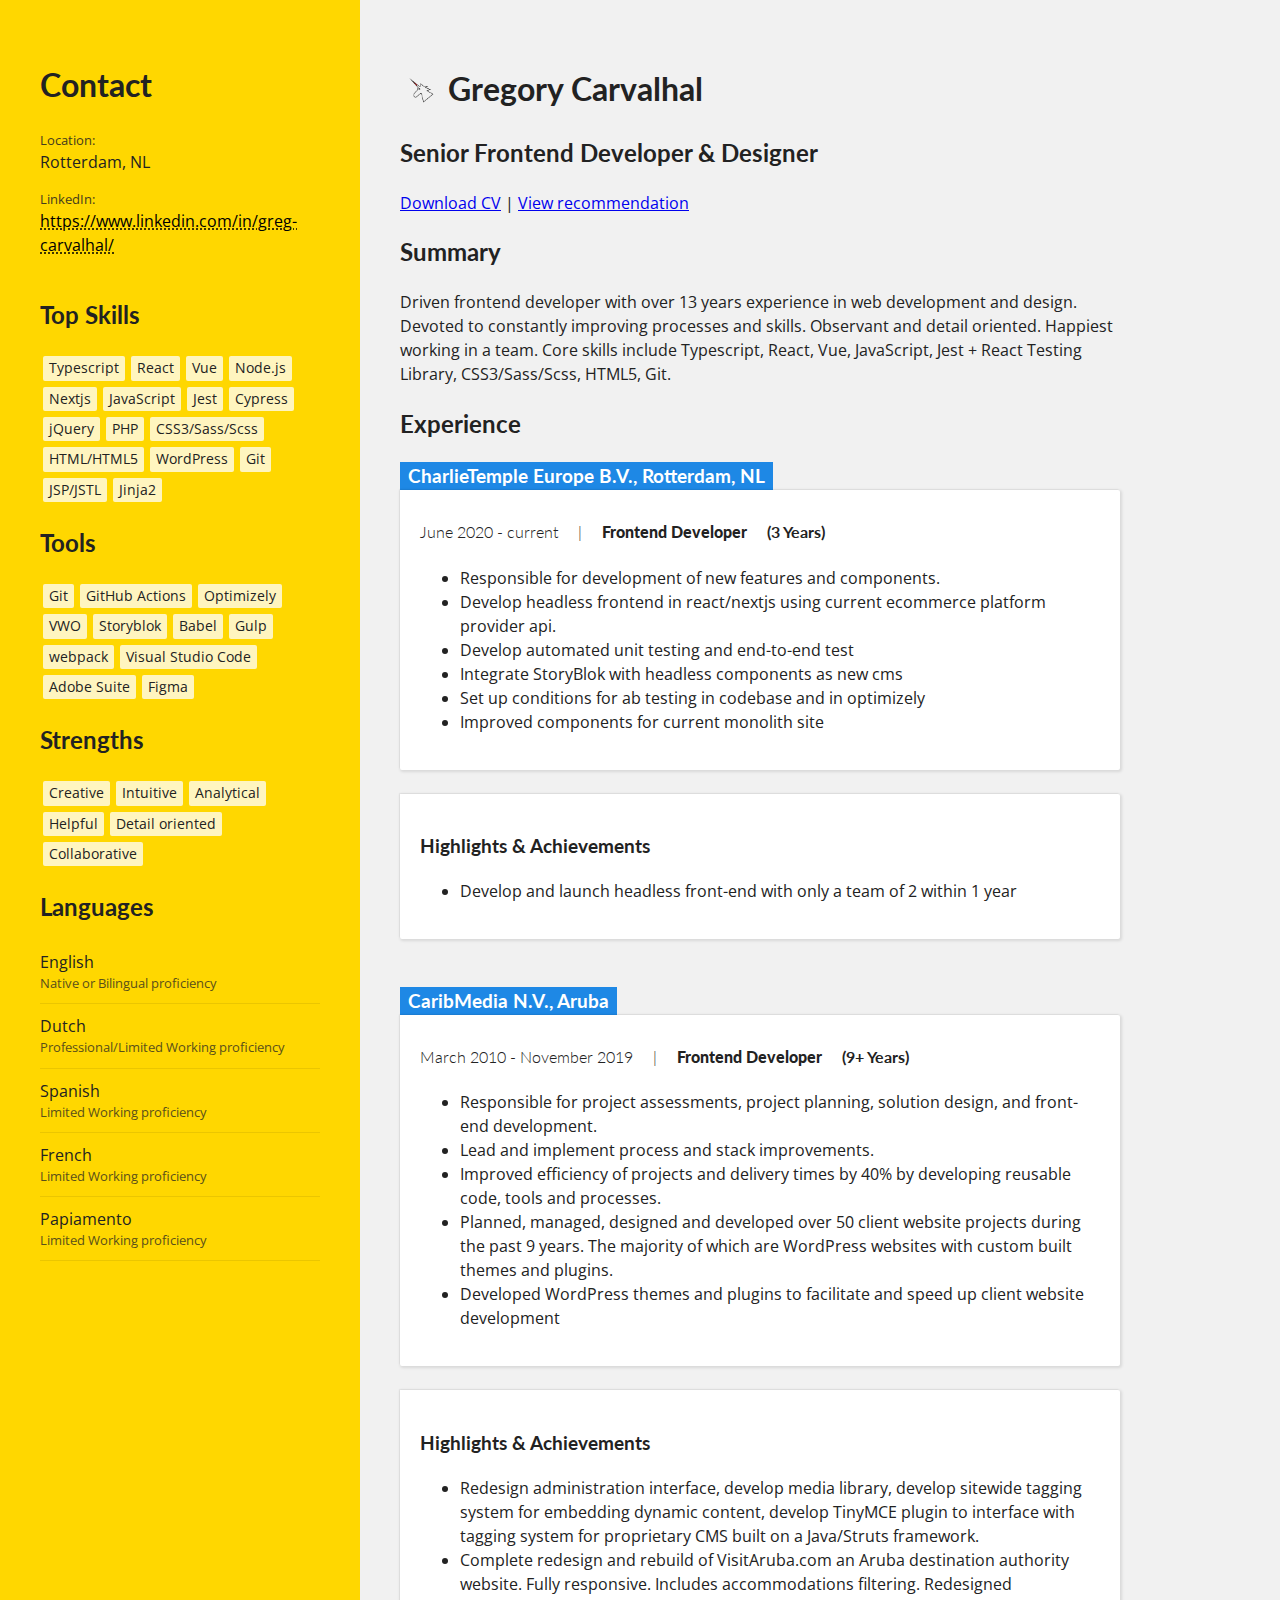
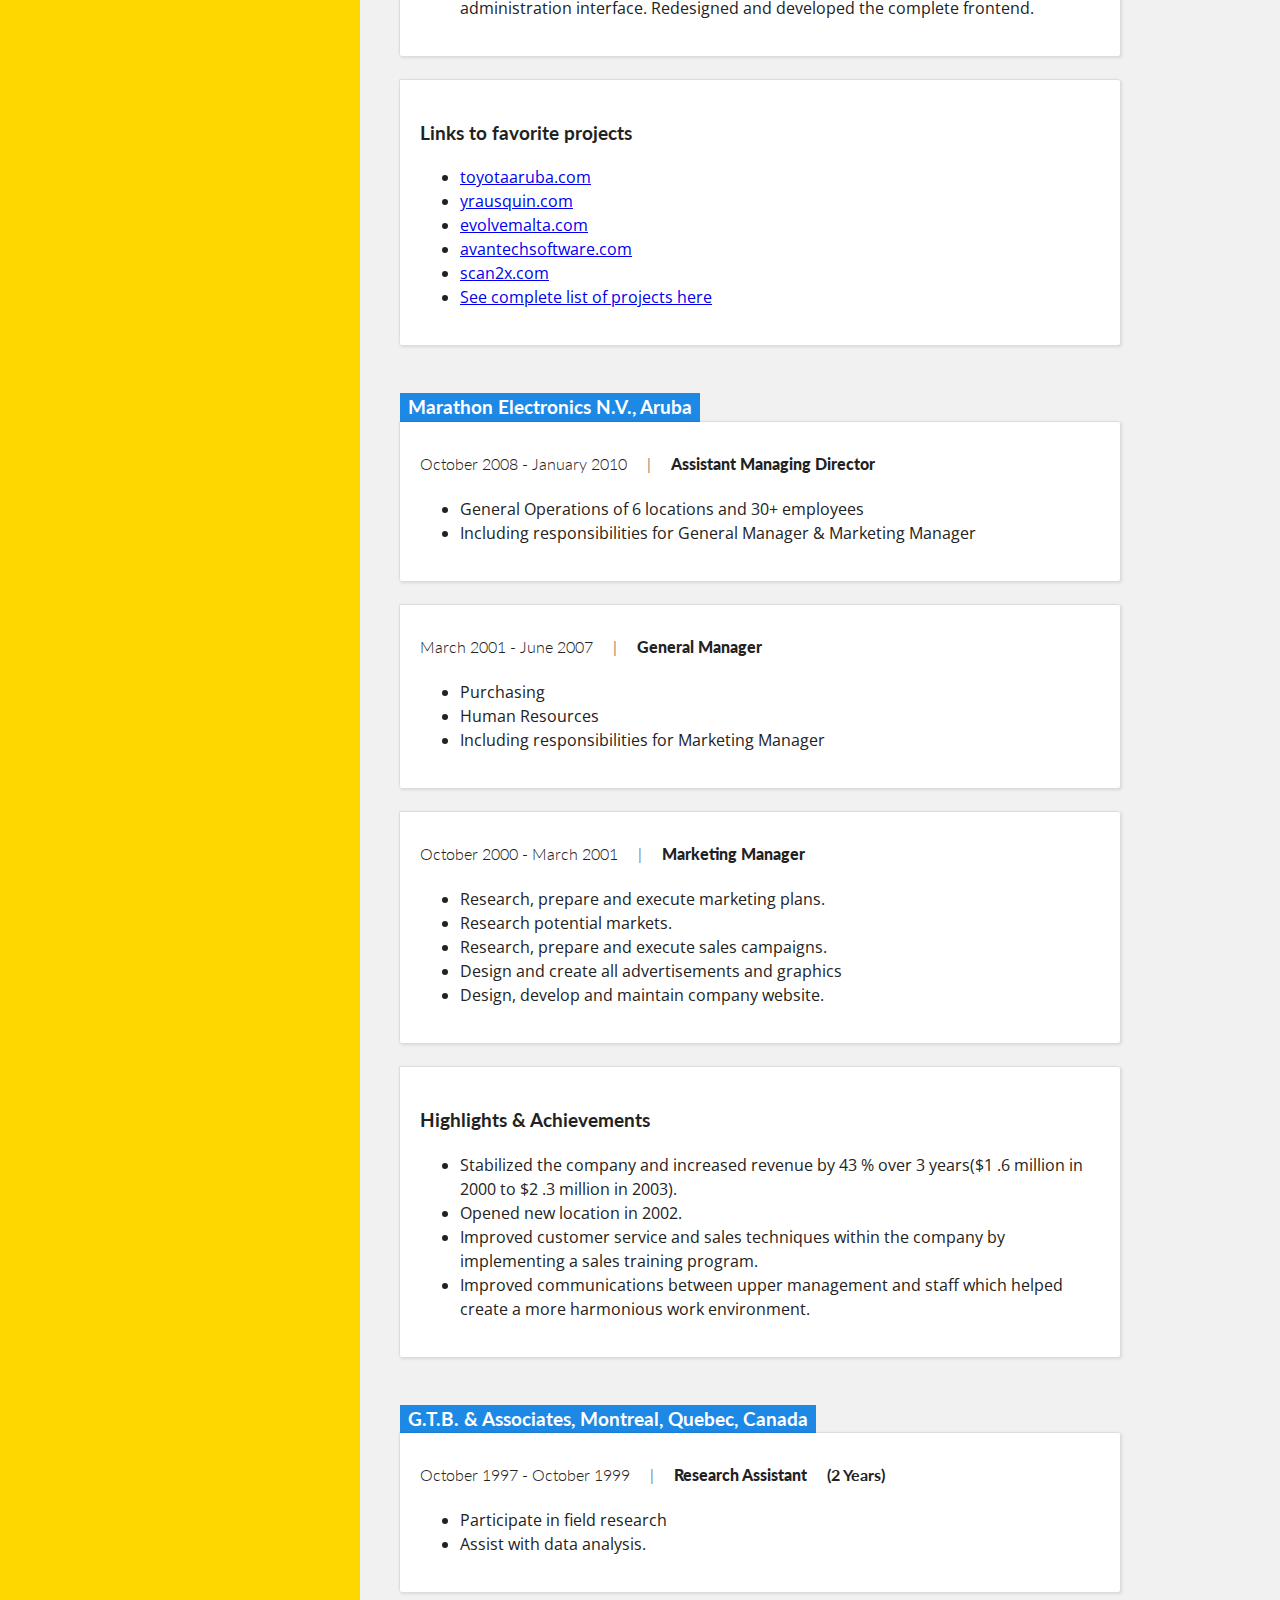
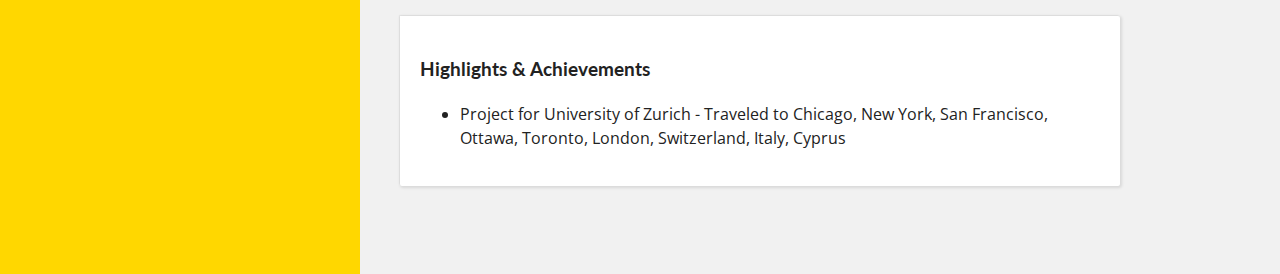
<file: index.html>
<!doctype html><html lang="en"><head><meta charset="utf-8"/><link rel="shortcut icon" href="/favicon.ico"/><meta name="viewport" content="width=device-width,initial-scale=1"/><meta name="theme-color" content="#000000"/><link rel="manifest" href="/manifest.json"/><title>Greg Carvalhal - Frontend Developer</title><link href="/static/css/main.656d72b8.chunk.css" rel="stylesheet"></head><body><noscript>You need to enable JavaScript to run this app.</noscript><div id="root"></div><script>!function(l){function e(e){for(var r,t,n=e[0],o=e[1],u=e[2],f=0,i=[];f<n.length;f++)t=n[f],p[t]&&i.push(p[t][0]),p[t]=0;for(r in o)Object.prototype.hasOwnProperty.call(o,r)&&(l[r]=o[r]);for(s&&s(e);i.length;)i.shift()();return c.push.apply(c,u||[]),a()}function a(){for(var e,r=0;r<c.length;r++){for(var t=c[r],n=!0,o=1;o<t.length;o++){var u=t[o];0!==p[u]&&(n=!1)}n&&(c.splice(r--,1),e=f(f.s=t[0]))}return e}var t={},p={1:0},c=[];function f(e){if(t[e])return t[e].exports;var r=t[e]={i:e,l:!1,exports:{}};return l[e].call(r.exports,r,r.exports,f),r.l=!0,r.exports}f.m=l,f.c=t,f.d=function(e,r,t){f.o(e,r)||Object.defineProperty(e,r,{enumerable:!0,get:t})},f.r=function(e){"undefined"!=typeof Symbol&&Symbol.toStringTag&&Object.defineProperty(e,Symbol.toStringTag,{value:"Module"}),Object.defineProperty(e,"__esModule",{value:!0})},f.t=function(r,e){if(1&e&&(r=f(r)),8&e)return r;if(4&e&&"object"==typeof r&&r&&r.__esModule)return r;var t=Object.create(null);if(f.r(t),Object.defineProperty(t,"default",{enumerable:!0,value:r}),2&e&&"string"!=typeof r)for(var n in r)f.d(t,n,function(e){return r[e]}.bind(null,n));return t},f.n=function(e){var r=e&&e.__esModule?function(){return e.default}:function(){return e};return f.d(r,"a",r),r},f.o=function(e,r){return Object.prototype.hasOwnProperty.call(e,r)},f.p="/";var r=window.webpackJsonp=window.webpackJsonp||[],n=r.push.bind(r);r.push=e,r=r.slice();for(var o=0;o<r.length;o++)e(r[o]);var s=n;a()}([])</script><script src="/static/js/2.d97ac031.chunk.js"></script><script src="/static/js/main.4f852a4a.chunk.js"></script></body></html>
</file>
<file: static/css/main.656d72b8.chunk.css>
@import url(https://fonts.googleapis.com/css?family=Lato:300,400,700,900|Open+Sans:400,600,700,800&display=swap);body{padding:0;font-family:-apple-system,BlinkMacSystemFont,Segoe UI,Roboto,Oxygen,Ubuntu,Cantarell,Fira Sans,Droid Sans,Helvetica Neue,sans-serif;-webkit-font-smoothing:antialiased;-moz-osx-font-smoothing:grayscale}code{font-family:source-code-pro,Menlo,Monaco,Consolas,Courier New,monospace}

/*! normalize.css v8.0.1 | MIT License | github.com/necolas/normalize.css */html{line-height:1.15;-webkit-text-size-adjust:100%}body{margin:0}main{display:block}h1{font-size:2em;margin:.67em 0}hr{box-sizing:initial;height:0;overflow:visible}pre{font-family:monospace,monospace;font-size:1em}a{background-color:initial}abbr[title]{border-bottom:none;text-decoration:underline;-webkit-text-decoration:underline dotted;text-decoration:underline dotted}b,strong{font-weight:bolder}code,kbd,samp{font-family:monospace,monospace;font-size:1em}small{font-size:80%}sub,sup{font-size:75%;line-height:0;position:relative;vertical-align:initial}sub{bottom:-.25em}sup{top:-.5em}img{border-style:none}button,input,optgroup,select,textarea{font-family:inherit;font-size:100%;line-height:1.15;margin:0}button,input{overflow:visible}button,select{text-transform:none}[type=button],[type=reset],[type=submit],button{-webkit-appearance:button}[type=button]::-moz-focus-inner,[type=reset]::-moz-focus-inner,[type=submit]::-moz-focus-inner,button::-moz-focus-inner{border-style:none;padding:0}[type=button]:-moz-focusring,[type=reset]:-moz-focusring,[type=submit]:-moz-focusring,button:-moz-focusring{outline:1px dotted ButtonText}fieldset{padding:.35em .75em .625em}legend{box-sizing:border-box;color:inherit;display:table;max-width:100%;padding:0;white-space:normal}progress{vertical-align:initial}textarea{overflow:auto}[type=checkbox],[type=radio]{box-sizing:border-box;padding:0}[type=number]::-webkit-inner-spin-button,[type=number]::-webkit-outer-spin-button{height:auto}[type=search]{-webkit-appearance:textfield;outline-offset:-2px}[type=search]::-webkit-search-decoration{-webkit-appearance:none}::-webkit-file-upload-button{-webkit-appearance:button;font:inherit}details{display:block}summary{display:list-item}[hidden],template{display:none}body,html{min-width:360px;padding:0;margin:0;font-size:100%;line-height:1.5;color:#222;font-family:Open sans,Arial,sans-serif}h1,h2,h3,h4,h5,h6{font-family:Lato,Open sans,Arial,sans-serif}.logo{display:inline-block;width:40px;height:40px;background-color:initial;border-radius:50%;position:relative;overflow:hidden;padding:0;margin:0;vertical-align:middle}.logo img{max-width:70%;height:auto;margin:auto;position:absolute;-webkit-transform:translate(-45%,-45%);transform:translate(-45%,-45%);left:50%;top:50%}.logo+.text{display:inline-block;vertical-align:middle}.approot{display:grid;grid-gap:0;grid-template-columns:minmax(360px,1fr) 4fr;padding:0;margin:0;min-height:100vh}.approot section{padding:40px;margin:0}.approot .content{grid-column-start:2;grid-row-start:1;background-color:#f1f1f1}.approot .content .content-inner{max-width:45rem}.approot .sidebar{grid-column-start:1;grid-row-start:1;background-color:gold}.card{position:relative;margin:0 0 1.5rem;background-color:#fff;transition:box-shadow .25s;border-radius:0 2px 2px 2px;box-shadow:1px 1px 3px 1px rgba(0,0,0,.1),-1px -1px 1px 0 rgba(0,0,0,.05);padding:20px}.card .card-content{display:block;display:flow-root}.card .card-content h4{margin-top:10px}.company-wrapper{margin-bottom:3rem}.company-wrapper h3.company{margin:0;background-color:#1e88e5;display:inline-block;padding:0 8px;color:#fff}.company-wrapper span.period{margin:0 1rem 0 0;font-weight:300}.company-wrapper span.period:after{content:" | ";margin:0 0 0 1rem}.company-wrapper span.years{margin-left:1rem}.company-wrapper span.years:before{content:"("}.company-wrapper span.years:after{content:")"}.contact-list{margin-bottom:2rem}.contact-list>span{display:block;margin:0 0 .5rem;padding-bottom:.5rem}.contact-list>span .label{display:block;font-size:.8rem;opacity:.85}.contact-list>span .value{display:inline-block}.contact-list>span a.value{-webkit-text-decoration:underline dotted;text-decoration:underline dotted;color:#000;border-radius:2px}ul.inlined-list{list-style:none;margin:1rem 0;padding:0}ul.inlined-list li{display:inline-block;margin:3px;padding:2px 6px;background-color:hsla(0,0%,100%,.75);border-radius:2px;font-size:.85rem}.languages-list{list-style:none;padding:0;margin:0}.languages-list li{padding:5px 0 10px;margin:0 0 5px;border-bottom:1px solid rgba(0,0,0,.08)}.lang-prof{font-size:.8rem;display:block;opacity:.75}@Media (max-width:1024px){.approot{grid-template-columns:minmax(280px,1fr) 4fr}}@Media (max-width:768px){.approot{grid-template-columns:1fr}.approot .content{grid-column-start:1;grid-row-start:1}.approot .sidebar{grid-column-start:1;grid-row-start:2;background-color:gold}}
/*# sourceMappingURL=main.656d72b8.chunk.css.map */
</file>
